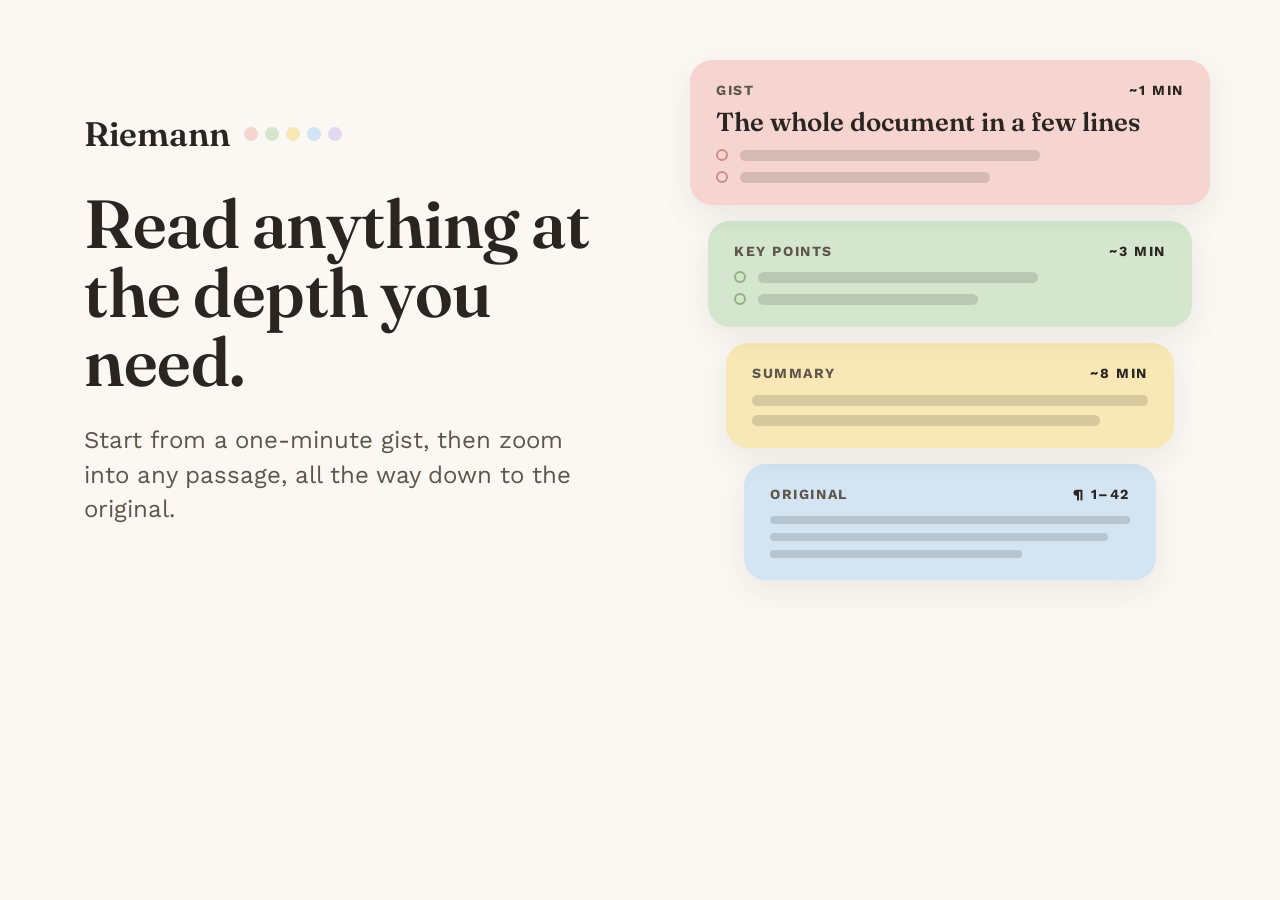
<file: design/social/preview.html>
<!doctype html><html><head><meta charset="utf-8">
<link href="https://fonts.googleapis.com/css2?family=Fraunces:opsz,wght@9..144,600&family=Work+Sans:wght@400;600;700&display=swap" rel="stylesheet">
<style>
*{box-sizing:border-box;margin:0}
body{width:1280px;height:640px;background:#FBF7F2;font-family:"Work Sans",sans-serif;color:#2A2521;overflow:hidden;position:relative}
.left{position:absolute;left:84px;top:0;bottom:0;width:560px;display:flex;flex-direction:column;justify-content:center}
.brand{display:flex;align-items:center;gap:14px;font-family:Fraunces,serif;font-size:34px;font-weight:600;margin-bottom:34px}
.dots{display:flex;gap:7px}.dots i{width:14px;height:14px;border-radius:50%;display:block}
h1{font-family:Fraunces,serif;font-weight:600;font-size:68px;line-height:1.02;letter-spacing:-.5px}
p.sub{margin-top:26px;font-size:24px;line-height:1.45;color:#5E554C;max-width:500px}
.stack{position:absolute;right:70px;top:0;bottom:0;width:520px;display:flex;flex-direction:column;justify-content:center;gap:16px}
.card{position:relative;border-radius:22px;padding:22px 26px;box-shadow:0 10px 30px rgba(42,37,33,.08)}
.lab{font-size:14px;font-weight:700;letter-spacing:1.6px;text-transform:uppercase;color:#5E554C;display:flex;justify-content:space-between}
.lab b{font-weight:700;color:#2A2521}
.t{font-family:Fraunces,serif;font-size:26px;font-weight:600;line-height:1.15;margin-top:10px}
.bul{margin-top:12px;display:flex;flex-direction:column;gap:10px}
.bul div{display:flex;gap:12px;align-items:center}.bul span{width:12px;height:12px;border-radius:50%;border:2px solid #C98E88;flex:none}
.bar{height:11px;border-radius:6px;background:rgba(42,37,33,.16)}
.c1{background:#F6D5D1;z-index:4}
.c2{background:#D5E6CF;z-index:3;margin:0 18px}
.c3{background:#F7E8B5;z-index:2;margin:0 36px}
.c4{background:#D3E4F2;z-index:1;margin:0 54px}
.src{display:flex;flex-direction:column;gap:9px;margin-top:14px}
</style></head><body>
<div class="left">
  <div class="brand">Riemann <span class="dots"><i style="background:#F6D5D1"></i><i style="background:#D5E6CF"></i><i style="background:#F7E8B5"></i><i style="background:#D3E4F2"></i><i style="background:#E2D8F0"></i></span></div>
  <h1>Read anything at the depth you need.</h1>
  <p class="sub">Start from a one-minute gist, then zoom into any passage, all the way down to the original.</p>
</div>
<div class="stack">
  <div class="card c1"><div class="lab"><span>Gist</span><b>~1 min</b></div>
    <div class="t">The whole document in a few lines</div>
    <div class="bul"><div><span></span><div class="bar" style="width:300px"></div></div><div><span></span><div class="bar" style="width:250px"></div></div></div></div>
  <div class="card c2"><div class="lab"><span>Key points</span><b>~3 min</b></div>
    <div class="bul"><div><span style="border-color:#8FB285"></span><div class="bar" style="width:280px"></div></div><div><span style="border-color:#8FB285"></span><div class="bar" style="width:220px"></div></div></div></div>
  <div class="card c3"><div class="lab"><span>Summary</span><b>~8 min</b></div>
    <div class="src"><div class="bar" style="width:100%"></div><div class="bar" style="width:88%"></div></div></div>
  <div class="card c4"><div class="lab"><span>Original</span><b>¶ 1–42</b></div>
    <div class="src"><div class="bar" style="width:100%;height:8px"></div><div class="bar" style="width:94%;height:8px"></div><div class="bar" style="width:70%;height:8px"></div></div></div>
</div>
</body></html>
</file>
